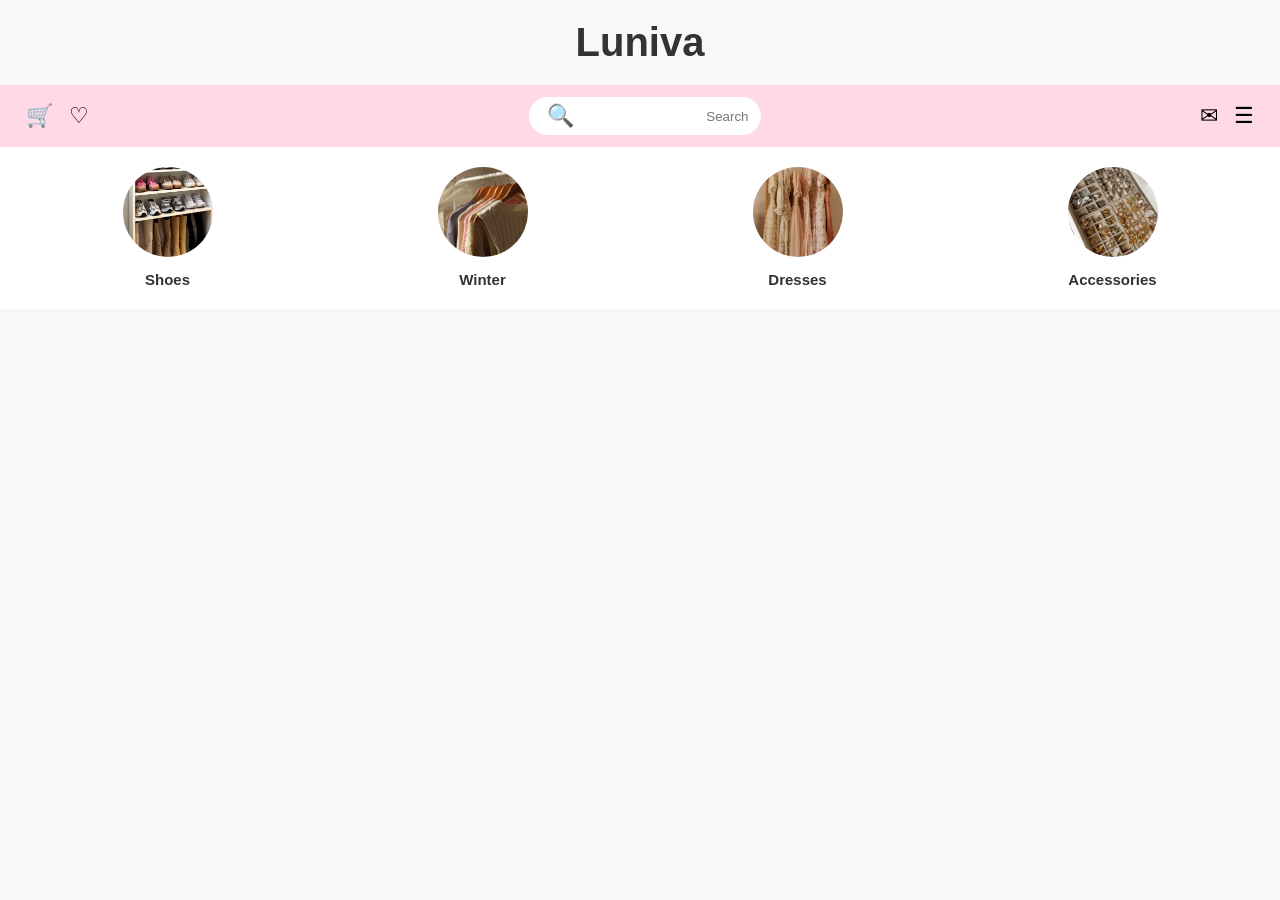
<file: index.html>
<!DOCTYPE html>
<html lang="ar" dir="rtl">

<head>
    <meta charset="UTF-8">
    <meta name="viewport" content="width=device-width, initial-scale=1.0">
    <title>Luniva</title>

    <link rel="stylesheet" href="shop.css">
</head>

<body>

    <h1 class="logo-title">Luniva</h1>

    <!-- Top Bar -->

    <header class="top-bar">

        <div class="left-icons">
            <span class="icon" id="menuBtn">☰</span>
            <span class="icon">✉</span>
        </div>

        <div class="search-box">
            <input type="text" placeholder="Search">
            <span class="icon">🔍</span>
        </div>

        <div class="right-icons">
            <span class="icon">♡</span>
            <span class="icon">🛒</span>
        </div>

    </header>

    <!-- Side Menu -->

    <div class="side-menu" id="sideMenu">

        
        <a href="dresses.html">Dresses</a>
        <a href="winter.html">Winter</a>
        <a href="shoes.html">Shoes</a>
        <a href="accessories.html">Accessories</a>

    </div>

    <!-- Categories -->

    <section class="categories">

        <div class="cat">

            <a href="accessories.html">
                <img src="image/accessory.jpg" alt="">
            </a>

            <p>
                <a href="accessories.html">Accessories</a>
            </p>

        </div>

        <div class="cat">

            <a href="dresses.html">
                <img src="image/dresses.jpg" alt="">
            </a>

            <p>
                <a href="dresses.html">Dresses</a>
            </p>

        </div>

        <div class="cat">

            <a href="winter.html">
                <img src="image/winter.jpg" alt="">
            </a>

            <p>
                <a href="winter.html">Winter</a>
            </p>

        </div>

        <div class="cat">

            <a href="shoes.html">
                <img src="image/shose.jpg" alt="">
            </a>

            <p>
                <a href="shoes.html">Shoes</a>
            </p>

        </div>

    </section>

    <script src="shop.js"></script>

</body>

</html>
</file>
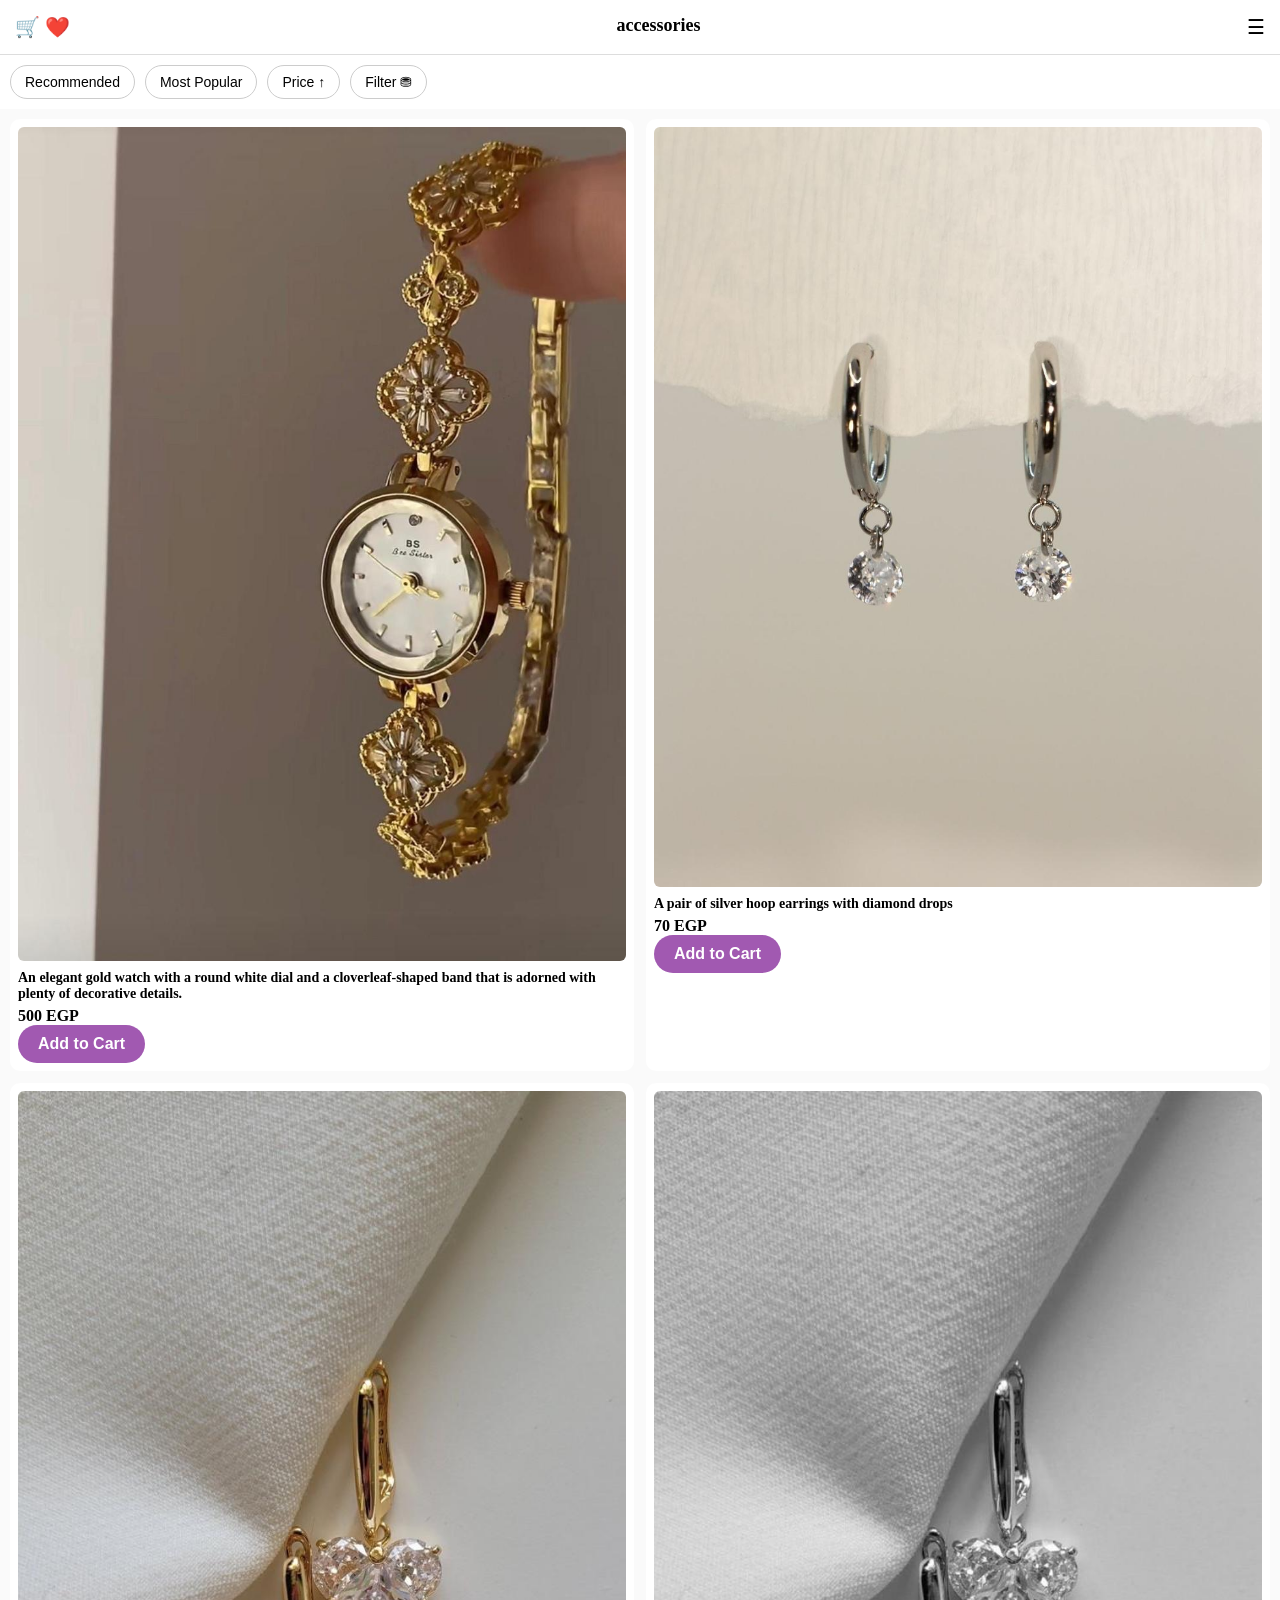
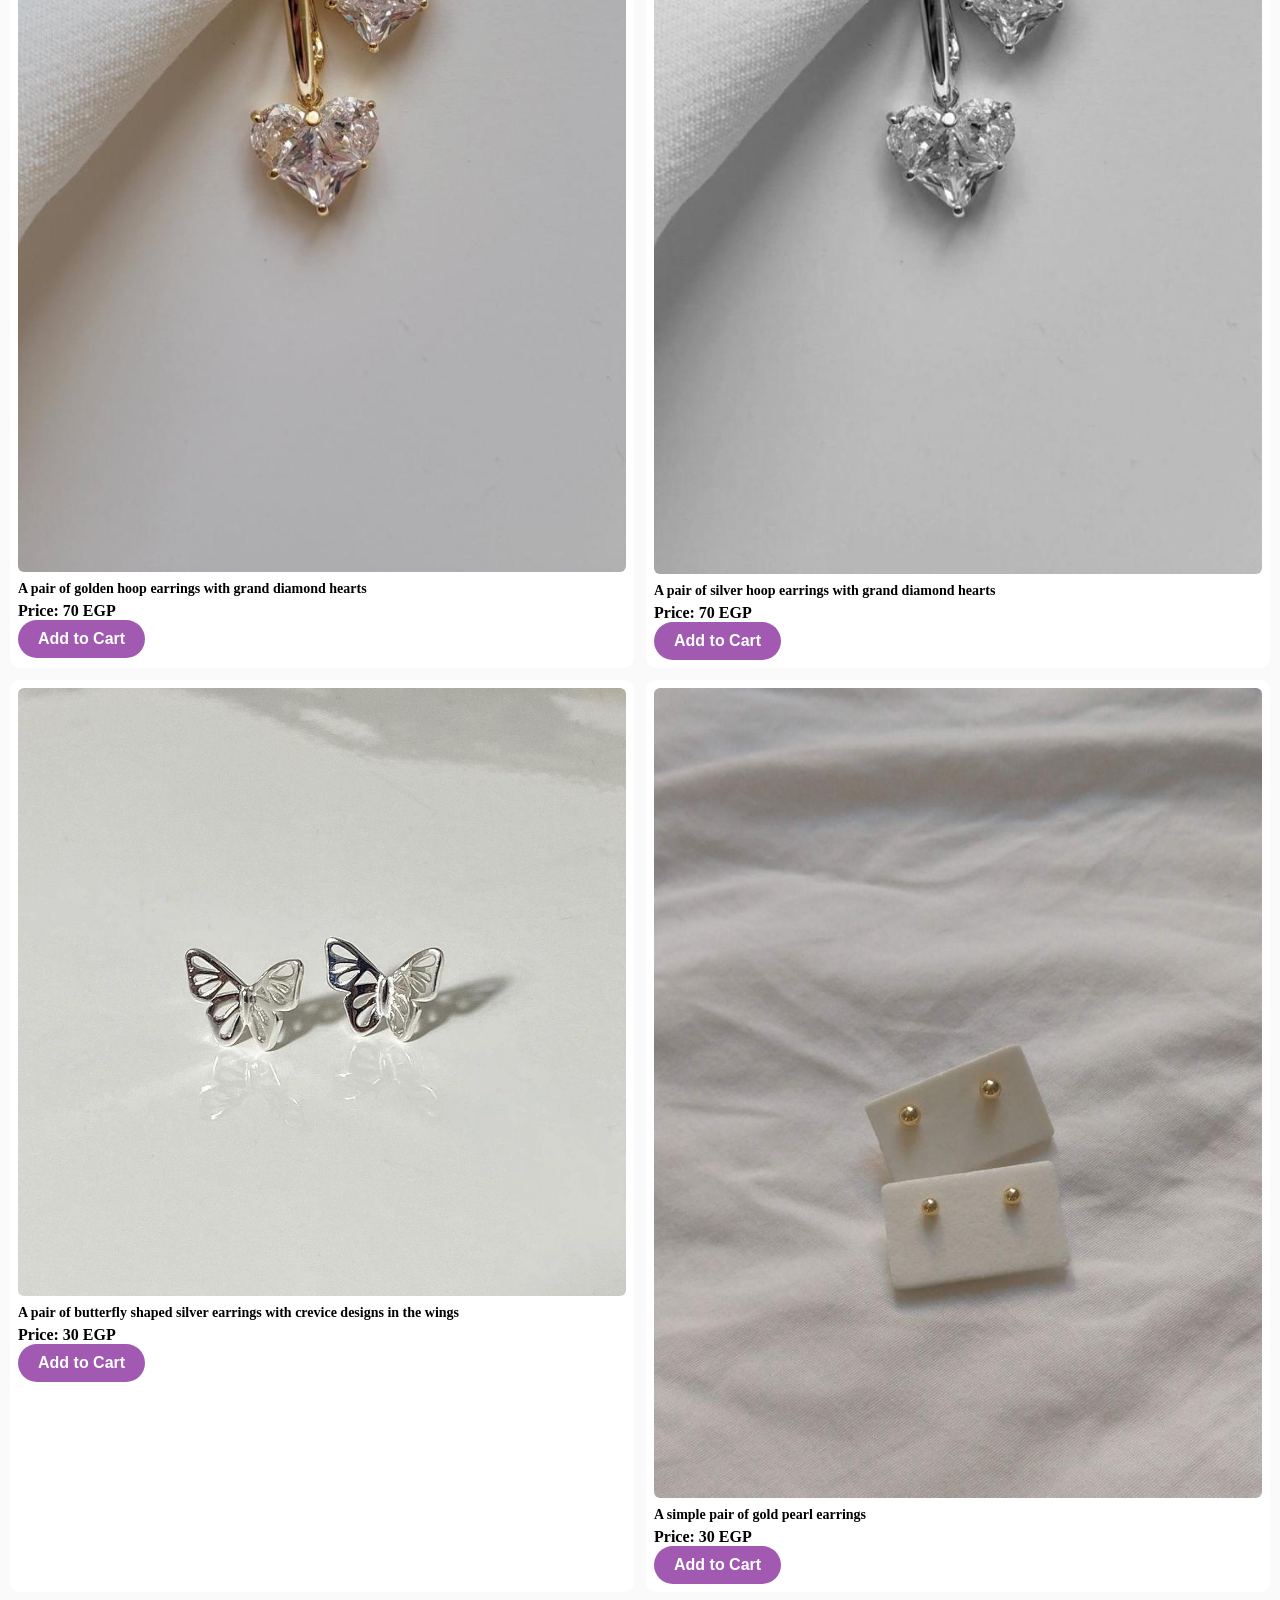
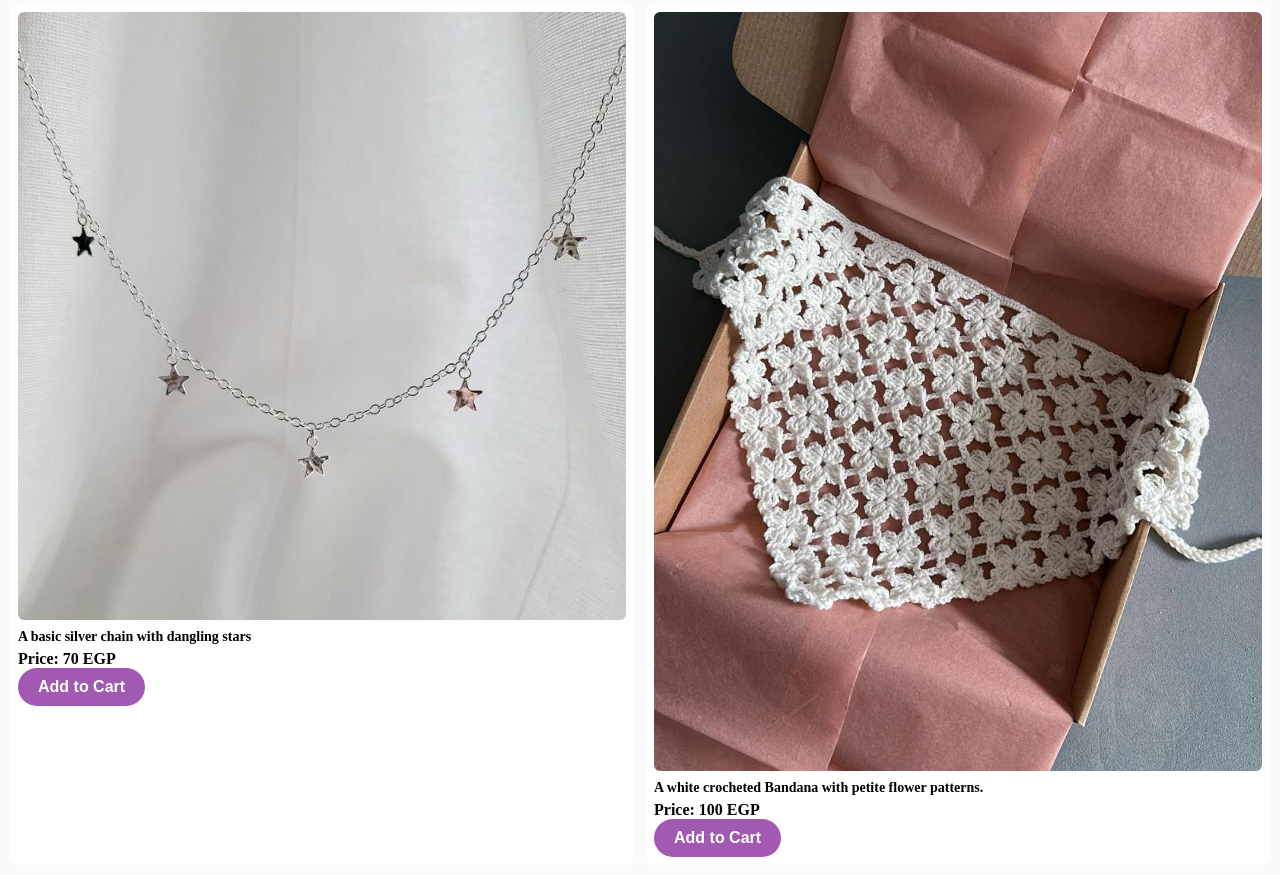
<file: accessories.html>
<!DOCTYPE html>
<html lang="en">
<head>
    <meta charset="UTF-8">
    <meta name="viewport" content="width=device-width, initial-scale=1.0">
    <title>Shop UI</title>
    <link rel="stylesheet" href="accessories.css">
</head>

<body>

    
    <header class="top-bar">
        <span class="icon" id="menuBtn">☰</span>
        <div class="title">accessories</div>
        <div class="right-icons">
            ❤️  🛒
        </div>
    </header>
    <div class="side-menu" id="sideMenu">

        <a href="index.html">Home</a>
        <a href="dresses.html">Dresses</a>
        <a href="winter.html">Winter</a>
        <a href="shoes.html">Shoes</a>
        <a href="accessories.html">Accessories</a>

    </div>

        <div class="filters">
        <button>Recommended</button>
        <button>Most Popular</button>
        <button>Price ↑</button>
        <button>Filter ⛃</button>
    </div>

        <div class="products">

        <div class="product-card">
            <img src="image/ساعة.jpg" alt="">
            <h3>An elegant gold watch with a round white dial and a cloverleaf-shaped band that is adorned with plenty of decorative details.</h3>
            <p class="price">500 EGP</p>
            <button class="add-btn">Add to Cart</button>

        </div>

        <div class="product-card">
            <img src="image/earring.jpg" alt="earring">
            <h3>A pair of silver hoop earrings with diamond drops </h3>
            <p class="price">70 EGP</p>
            <button class="add-btn">Add to Cart</button>

            
            
        </div>

        <div class="product-card">
            <img src="image/earring (2).jpg" alt="">
            <h3>A pair of golden hoop earrings with grand diamond hearts</h3>
            <p class="price">Price: 70 EGP</p>
            <button class="add-btn">Add to Cart</button>

        </div>

        <div class="product-card">
            <img src="image/earring (3).jpg" alt="">
            <h3>A pair of silver hoop earrings with grand diamond hearts </h3>
            <p class="price">Price: 70 EGP</p>
            <button class="add-btn">Add to Cart</button>

        </div>

        <div class="product-card">
            <img src="image/earring (4).jpg" alt="">
            <h3>A pair of butterfly shaped silver earrings with crevice designs in the wings</h3>
            <p class="price">Price: 30 EGP</p>
            <button class="add-btn">Add to Cart</button>

        </div>


        <div class="product-card">
            <img src="image/earring (5).jpg" alt="">
            <h3>A simple pair of gold pearl earrings</h3>
            <p class="price">Price: 30 EGP</p>
            <button class="add-btn">Add to Cart</button>

        </div>

        <div class="product-card">
            <img src="image/necklace.jpg" alt="">
            <h3>A basic silver chain with dangling stars </h3>
            <p class="price">Price: 70 EGP</p>
            <button class="add-btn">Add to Cart</button>

        </div>



        <div class="product-card">
            <img src="image/bandana.jpg" alt="">

            <h3>A white crocheted Bandana with petite flower patterns.</h3>
            <p class="price">Price: 100 EGP</p>
            
            <button class="add-btn">Add to Cart</button>

            
        </div>
    </div>
    <script src="shop.js"></script>

</body>
</html>
</file>
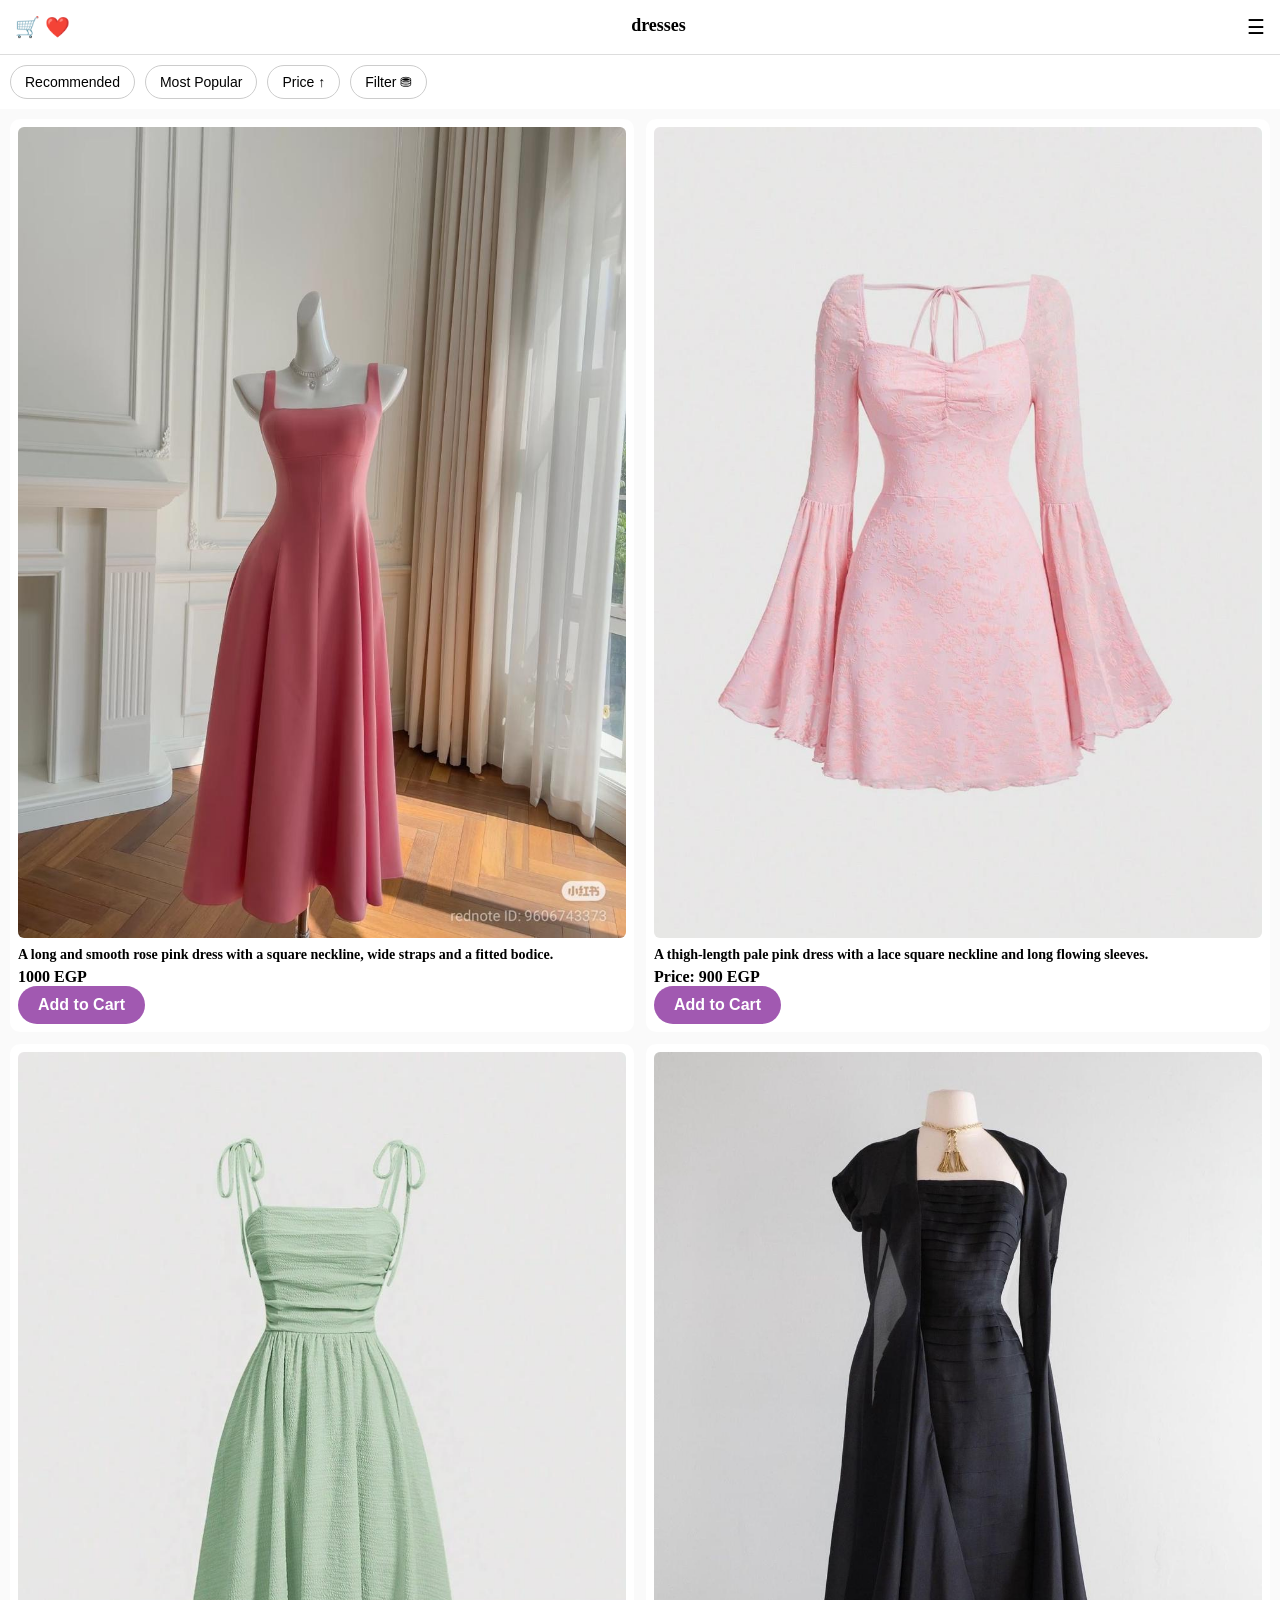
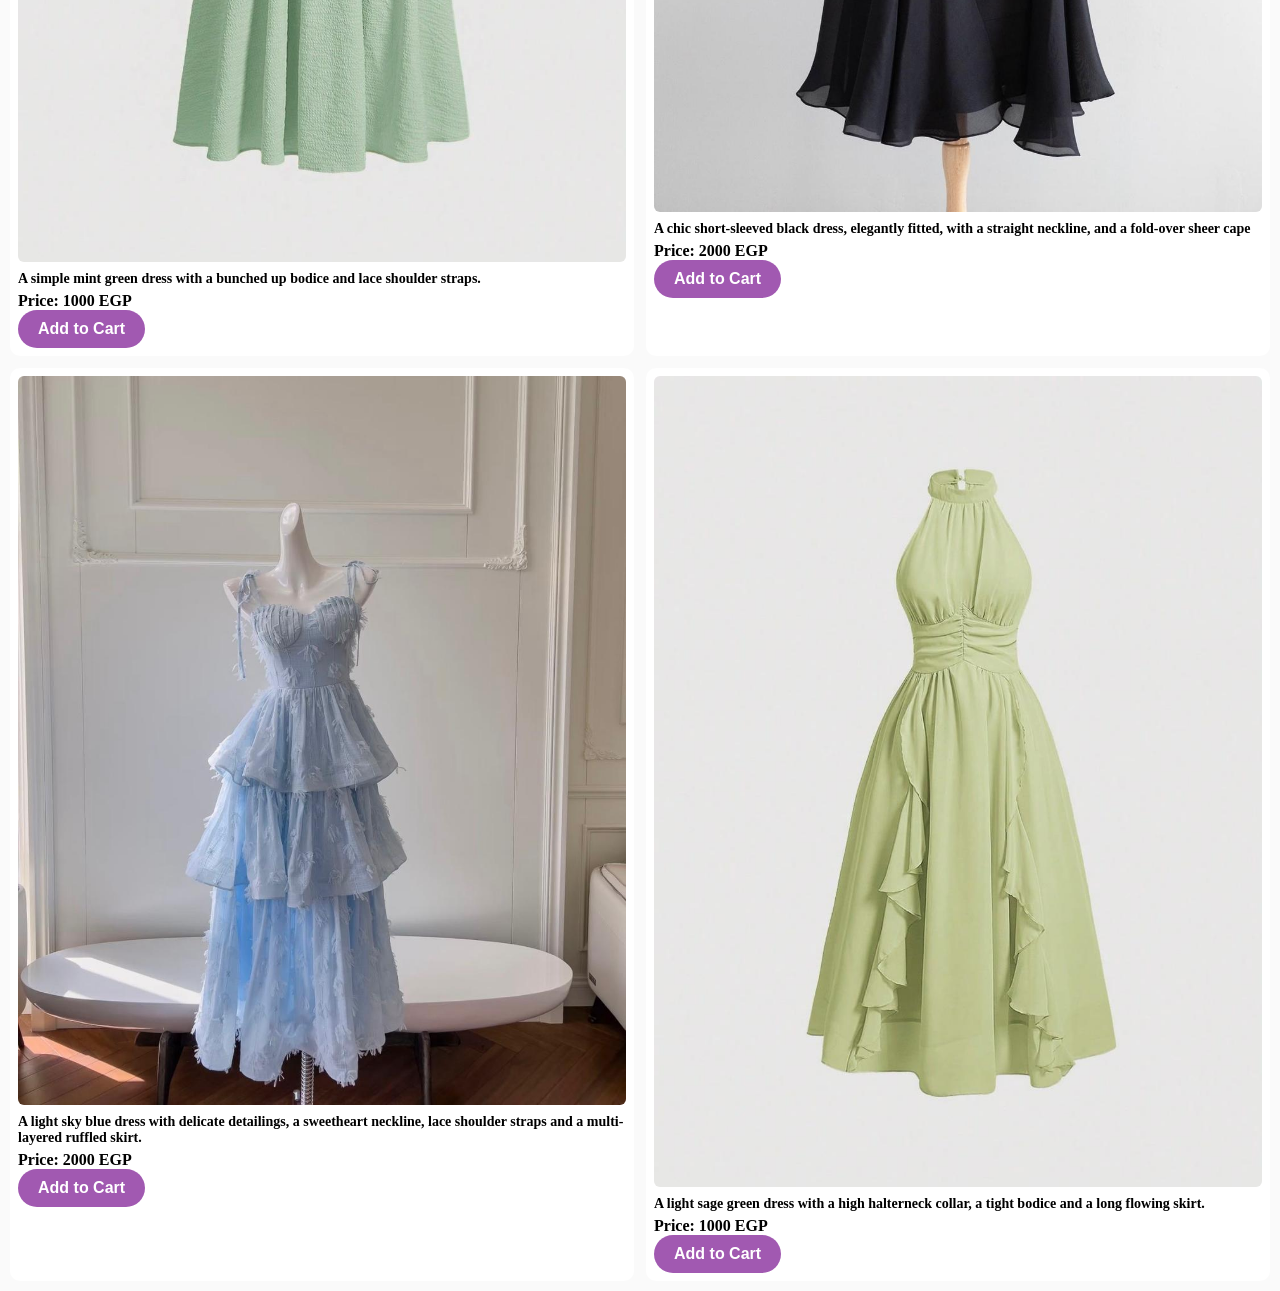
<file: dresses.html>
<!DOCTYPE html>
<html lang="en">
<head>
    <meta charset="UTF-8">
    <meta name="viewport" content="width=device-width, initial-scale=1.0">
    <title>Shop UI</title>
    <link rel="stylesheet" href="accessories.css">
</head>

<body>

    
    <header class="top-bar">
        <span class="icon" id="menuBtn">☰</span>
        <div class="title">dresses</div>
        <div class="right-icons">
            ❤️  🛒
        </div>
    </header>

    </header>
    <div class="side-menu" id="sideMenu">

        <a href="index.html">Home</a>
        <a href="dresses.html">Dresses</a>
        <a href="winter.html">Winter</a>
        <a href="shoes.html">Shoes</a>
        <a href="accessories.html">Accessories</a>

    </div>
   
    
    <div class="filters">
        <button>Recommended</button>
        <button>Most Popular</button>
        <button>Price ↑</button>
        <button>Filter ⛃</button>
    </div>

    
    <div class="products">

        <div class="product-card">
            <img src="image/dresse.jpg" alt="">
            <h3>A long and smooth rose pink dress with a square neckline, wide straps and a fitted bodice.</h3>
            <p class="price">1000 EGP</p>
            <button class="add-btn">Add to Cart</button>
        </div>

        <div class="product-card">
            <img src="image/dresse 1.jpg" alt="earring">
            <h3> A thigh-length pale pink dress with a lace square neckline and long flowing sleeves.</h3>
            <p class="price">Price: 900 EGP</p>
            <button class="add-btn">Add to Cart</button>
            
        </div>

        <div class="product-card">
            <img src="image/dresse 2.jpg" alt="">
            <h3>A simple mint green dress with a bunched up bodice and lace shoulder straps.</h3>
            <p class="price">Price: 1000 EGP</p>
            <button class="add-btn">Add to Cart</button>
        </div>

        <div class="product-card">
            <img src="image/dresse 3.jpg" alt="">
            <h3>A chic short-sleeved black dress, elegantly fitted, with a straight neckline, and a fold-over sheer cape </h3>
            <p class="price">Price: 2000 EGP</p>
            <button class="add-btn">Add to Cart</button>
        </div>

        <div class="product-card">
            <img src="image/dresses4.jpg" alt="">
            <h3>A light sky blue dress with delicate detailings, a sweetheart neckline, lace shoulder straps and a multi-layered ruffled skirt.</h3>
            <p class="price">Price: 2000 EGP</p>
            <button class="add-btn">Add to Cart</button>
        </div>


        <div class="product-card">
            <img src="image/dresse 6.jpg" alt="">
            <h3>A light sage green dress with a high halterneck collar, a tight bodice and a long flowing skirt.</h3>
            <p class="price">Price: 1000 EGP</p>
            <button class="add-btn">Add to Cart</button>
        </div>

        


    </div>
    <script src="shop.js"></script>
</body>
</html>
</file>
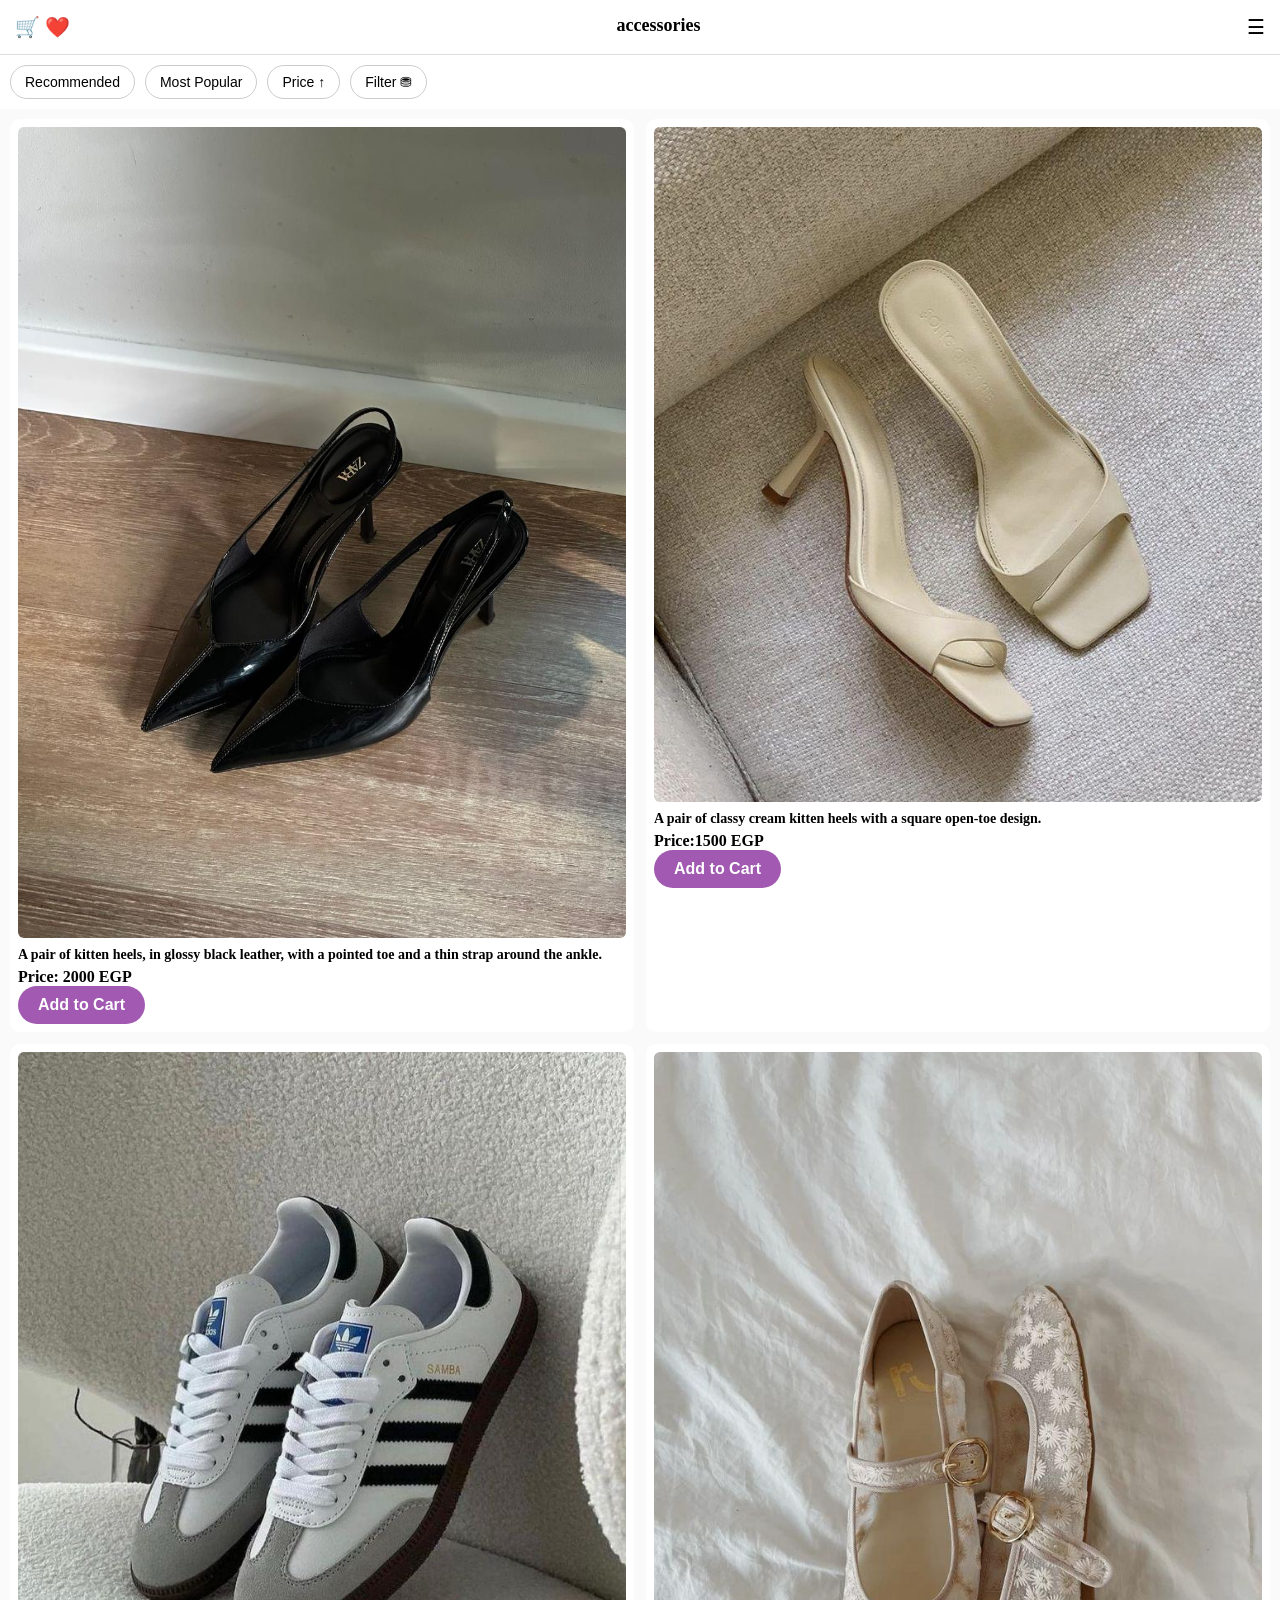
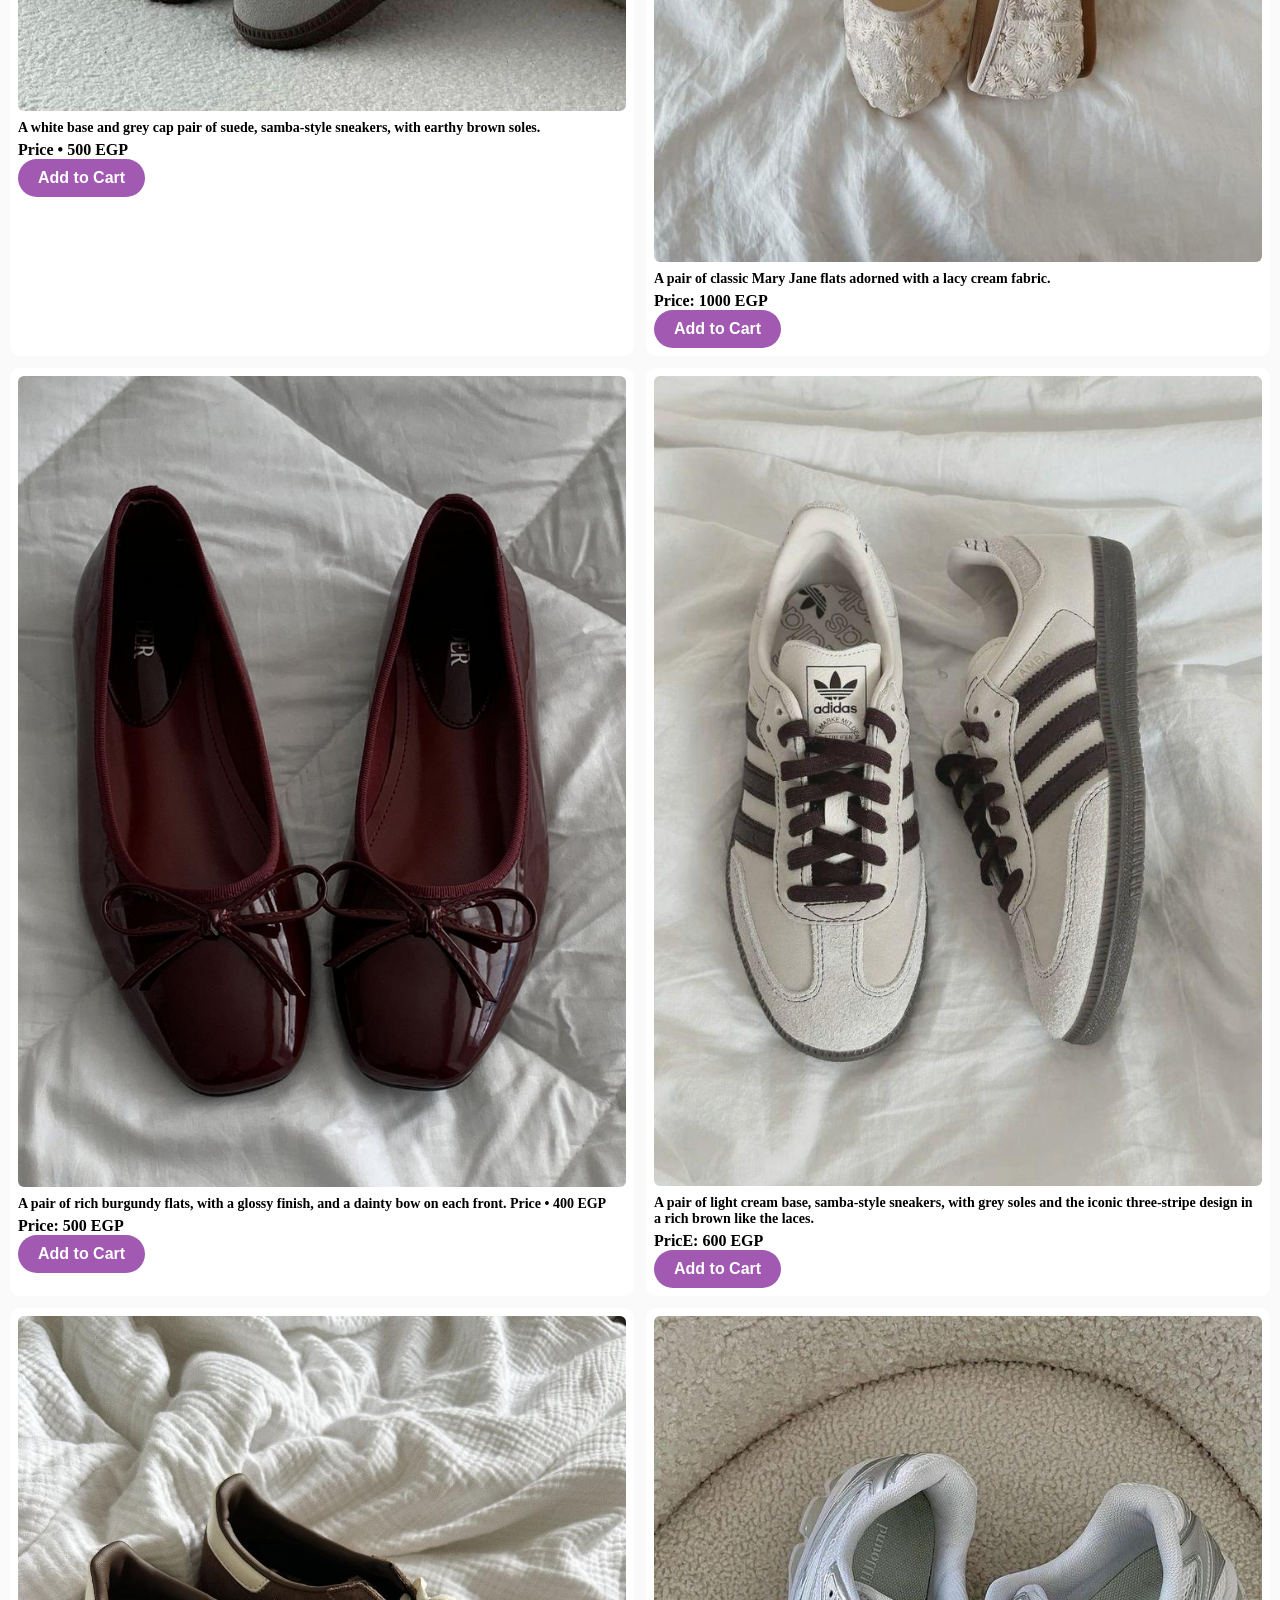
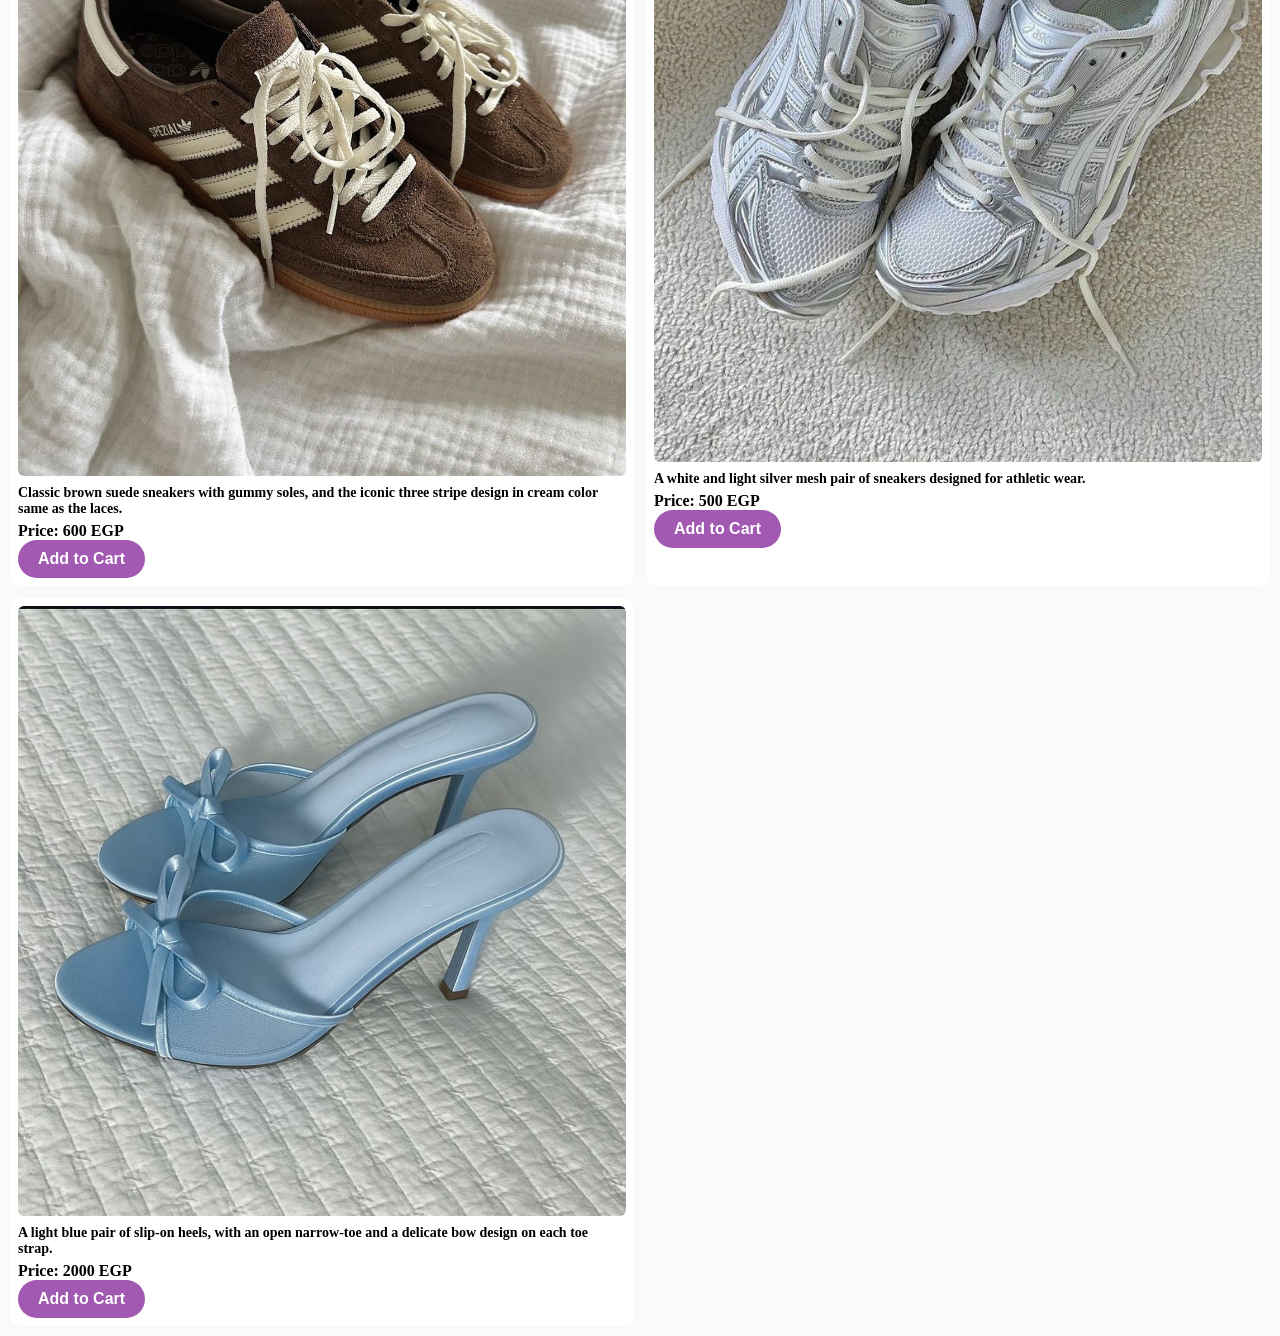
<file: shoes.html>
<!DOCTYPE html>
<html lang="en">
<head>
    <meta charset="UTF-8">
    <meta name="viewport" content="width=device-width, initial-scale=1.0">
    <title>Shop UI</title>
    <link rel="stylesheet" href="accessories.css">
</head>

<body>

    
    <header class="top-bar">
        <span class="icon" id="menuBtn">☰</span>
        <div class="title">accessories</div>
        <div class="right-icons">
            ❤️  🛒
        </div>
    </header>
    <div class="side-menu" id="sideMenu">

        <a href="index.html">Home</a>
        <a href="dresses.html">Dresses</a>
        <a href="winter.html">Winter</a>
        <a href="shoes.html">Shoes</a>
        <a href="accessories.html">Accessories</a>

    </div>

    <!-- Categories Scroll -->
   
    <!-- Filters -->
    <div class="filters">
        <button>Recommended</button>
        <button>Most Popular</button>
        <button>Price ↑</button>
        <button>Filter ⛃</button>
    </div>

    <!-- Products Grid -->
    <div class="products">

        <div class="product-card">
            <img src="image/heels.jpg" alt="">
            <h3>A pair of kitten heels, in glossy black leather, with a pointed toe and a thin strap around the ankle. </h3>
            <p class="price">Price: 2000 EGP</p>
            <button class="add-btn">Add to Cart</button>
        </div>

        <div class="product-card">
            <img src="image/heals 1.jpg" alt="earring">
            <h3>A pair of classy cream kitten heels with a square open-toe design.</h3>
            <p class="price">Price:1500 EGP</p>
            <button class="add-btn">Add to Cart</button>
            
        </div>

        <div class="product-card">
            <img src="image/shose 1.jpg" alt="">
            <h3>A white base and grey cap pair of suede, samba-style sneakers, with earthy brown soles. </h3>
            <p class="price">Price • 500 EGP</p>
            <button class="add-btn">Add to Cart</button>
        </div>

        <div class="product-card">
            <img src="image/shose 2.jpg" alt="">
            <h3>A pair of classic Mary Jane flats adorned with a lacy cream fabric.</h3>
            <p class="price">Price: 1000 EGP</p>
            <button class="add-btn">Add to Cart</button>
        </div>

        <div class="product-card">
            <img src="image/shose 4.jpg" alt="">
            <h3>A pair of rich burgundy flats, with a glossy finish, and a dainty bow on each front. 
Price • 400 EGP</h3>
            <p class="price">Price: 500 EGP</p>
            <button class="add-btn">Add to Cart</button>
        </div>


        <div class="product-card">
            <img src="image/shoes 5.jpg" alt="">
            <h3>A pair of light cream base, samba-style sneakers, with grey soles and the iconic three-stripe design in a rich brown like the laces. </h3>
            <p class="price">PricE: 600 EGP</p>
            <button class="add-btn">Add to Cart</button>
        </div>

        <div class="product-card">
            <img src="image/shoes 6.jpg" alt="">
            <h3>Classic brown suede sneakers with gummy soles, and the iconic three stripe design in cream color same as the laces. </h3>
            <p class="price"> Price: 600 EGP</p>
            <button class="add-btn">Add to Cart</button>
        </div>


         <div class="product-card">
            <img src="image/shoes 7.jpg" alt="">
            <h3>A white and light silver mesh pair of sneakers designed for athletic wear. </h3>
            <p class="price">Price: 500 EGP</p>
            <button class="add-btn">Add to Cart</button>
        </div>

        <div class="product-card">
            <img src="image/shoes 8.jpg" alt="">
            <h3>A light blue pair of slip-on heels, with an open narrow-toe and a delicate bow design on each toe strap.</h3>
            <p class="price">Price: 2000 EGP</p>
            <button class="add-btn">Add to Cart</button>
        </div>
    </div>
    <script src="shop.js"></script>

</body>
</html>
</file>
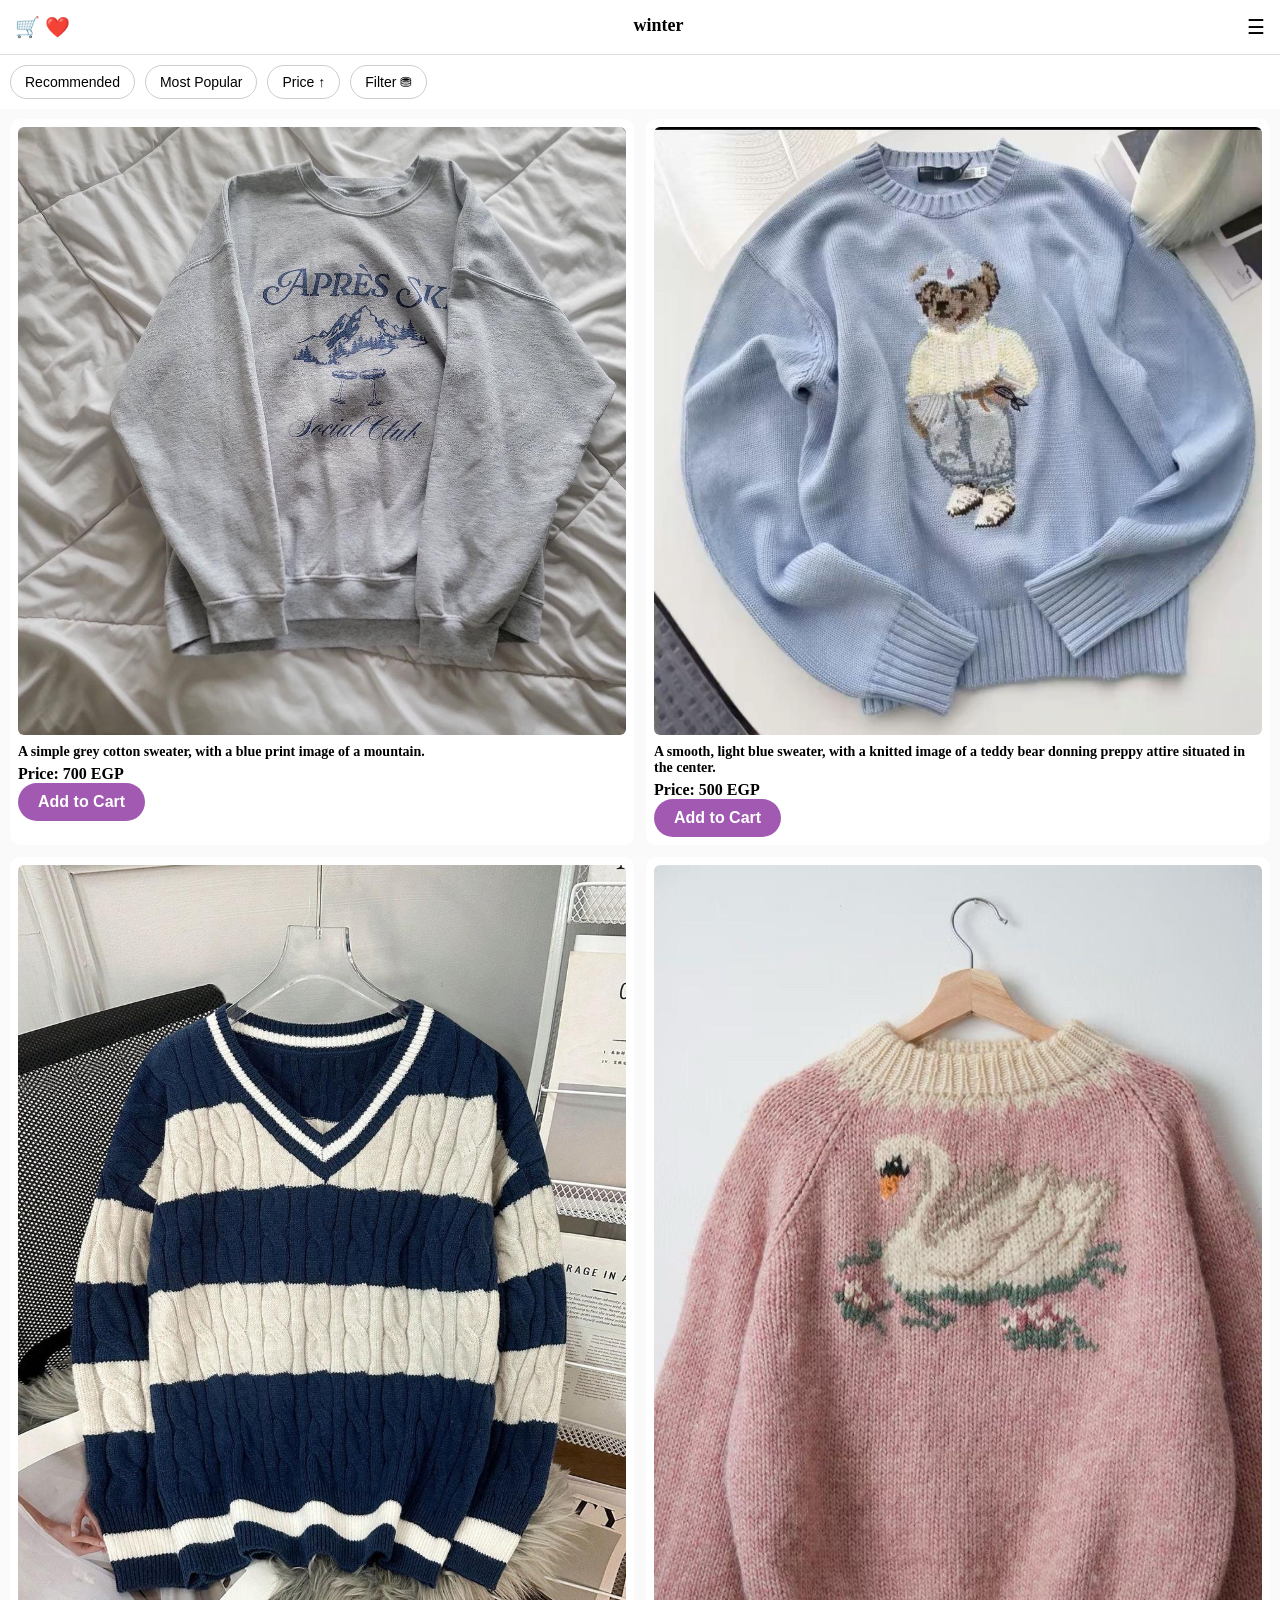
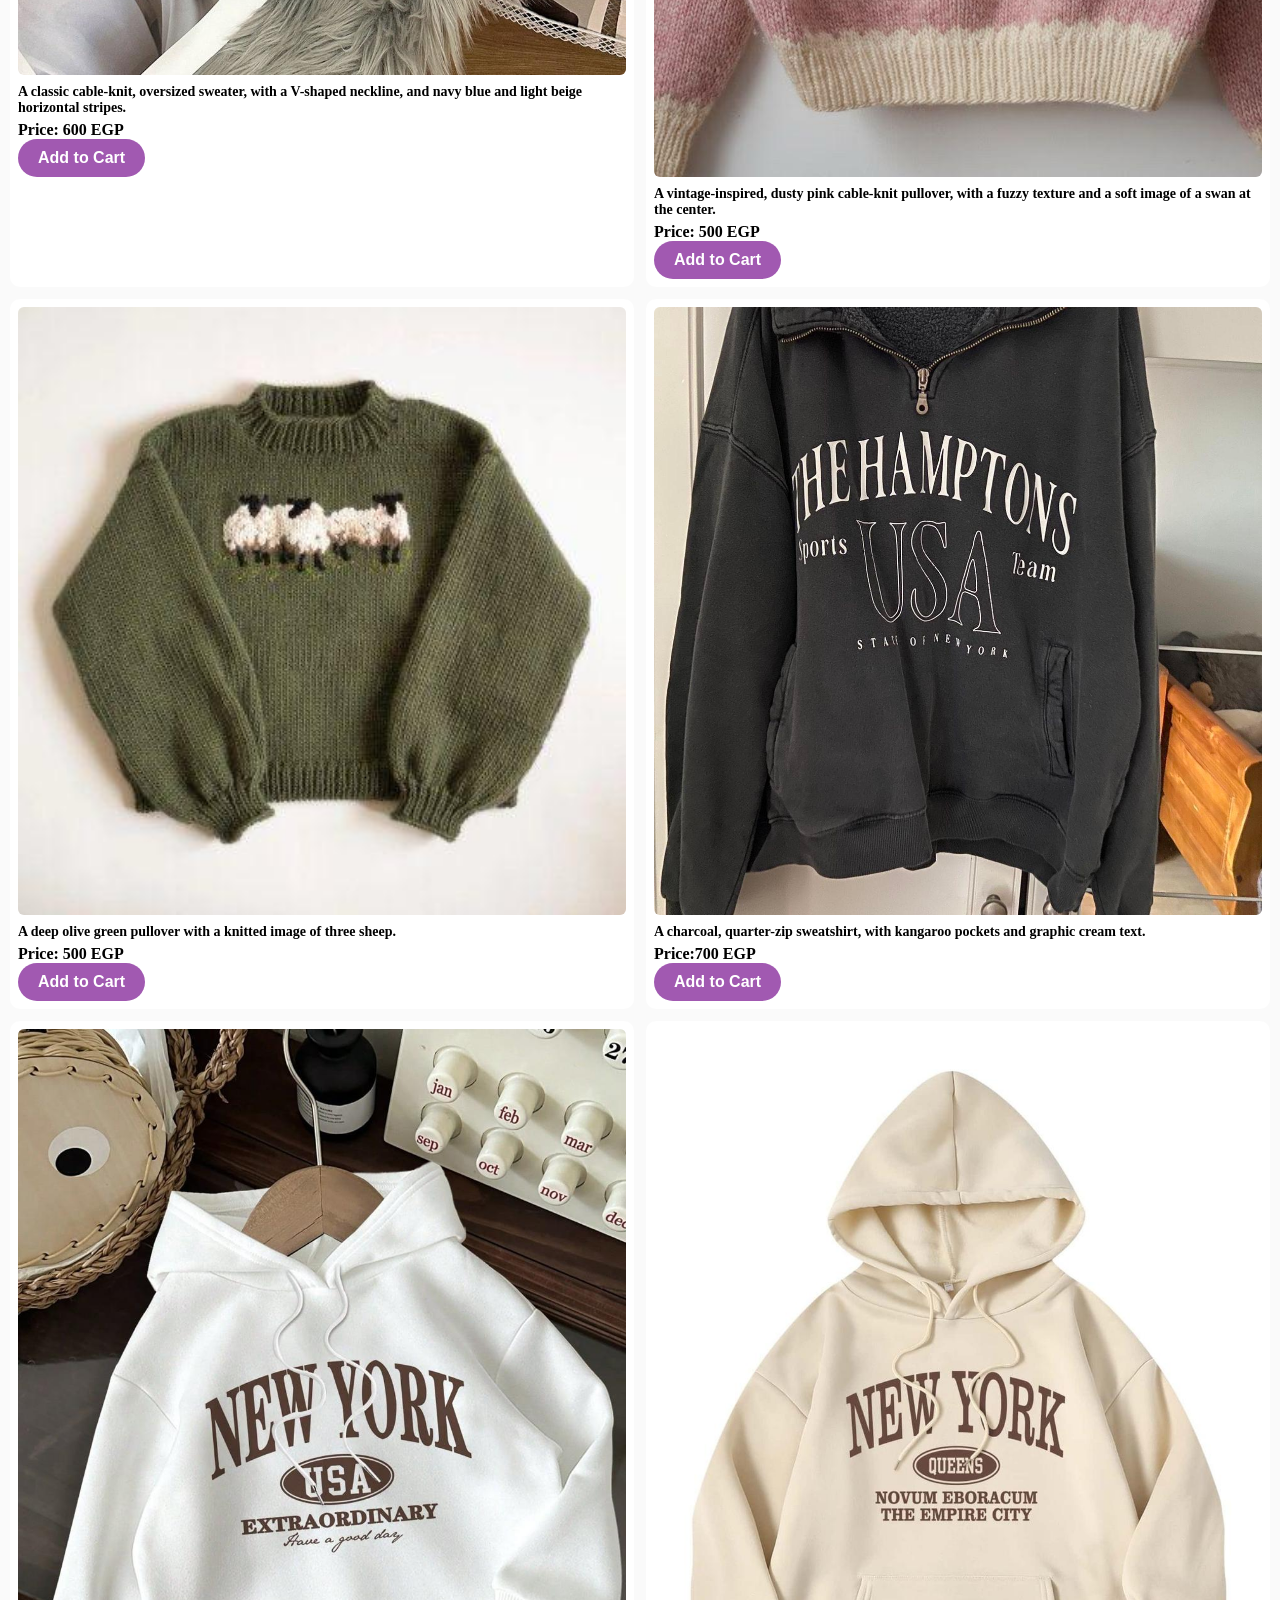
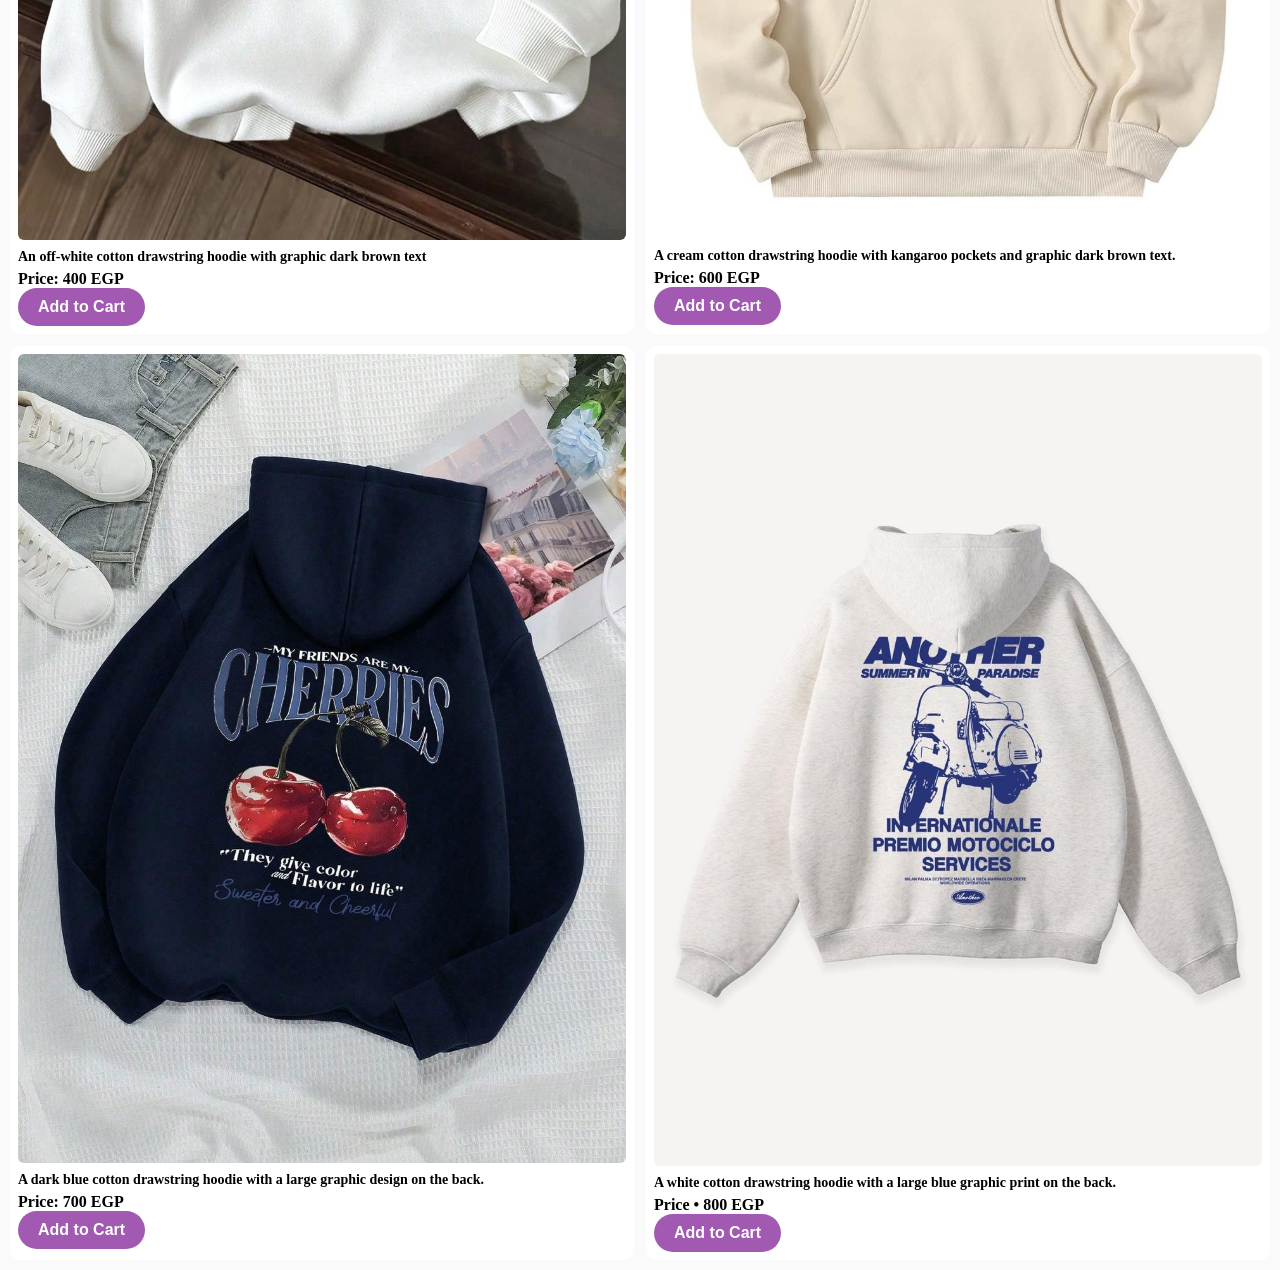
<file: winter.html>
<!DOCTYPE html>
<html lang="en">
<head>
    <meta charset="UTF-8">
    <meta name="viewport" content="width=device-width, initial-scale=1.0">
    <title>Shop UI</title>
    <link rel="stylesheet" href="accessories.css">
</head>

<body>

    
    <header class="top-bar">
        <span class="icon" id="menuBtn">☰</span>
        <div class="title">winter</div>
        <div class="right-icons">
            ❤️  🛒
        </div>
    </header>
    <div class="side-menu" id="sideMenu">

        <a href="index.html">Home</a>
        <a href="dresses.html">Dresses</a>
        <a href="winter.html">Winter</a>
        <a href="shoes.html">Shoes</a>
        <a href="accessories.html">Accessories</a>

    </div>
    
    <div class="filters">
        <button>Recommended</button>
        <button>Most Popular</button>
        <button>Price ↑</button>
        <button>Filter ⛃</button>
    </div>

    
    <div class="products">

        <div class="product-card">
            <img src="image/shirt.jpg" alt="">
            <h3>A simple grey cotton sweater, with a blue print image of a mountain. </h3>
            <p class="price">Price: 700 EGP</p>
            <button class="add-btn">Add to Cart</button>

        </div>

        <div class="product-card">
            <img src="image/shirt1.jpg" alt="earring">
            <h3> A smooth, light blue sweater, with a knitted image of a teddy bear donning preppy attire situated in the center. </h3>
            <p class="price">Price: 500 EGP</p>
            <button class="add-btn">Add to Cart</button>
            
            
        </div>

        

        <div class="product-card">
            <img src="image/shirt3.jpg" alt="">
            <h3>A classic cable-knit, oversized sweater, with a V-shaped neckline, and navy blue and light beige horizontal stripes. </h3>
            <p class="price">Price: 600 EGP</p>
            <button class="add-btn">Add to Cart</button>

        </div>

        <div class="product-card">
            <img src="image/shirt 5.jpg" alt="">
            <h3>A vintage-inspired, dusty pink cable-knit pullover, with a fuzzy texture and a soft image of a swan at the center.  </h3>
            <p class="price">Price: 500 EGP</p>
            <button class="add-btn">Add to Cart</button>

        </div>


        <div class="product-card">
            <img src="image/shirt4.jpg" alt="">
            <h3>A deep olive green pullover with a knitted image of three sheep. </h3>
            <p class="price">Price: 500 EGP</p>
            <button class="add-btn">Add to Cart</button>

        </div>

        <div class="product-card">
            <img src="image/hoodies.jpg" alt="">
            <h3>A charcoal, quarter-zip sweatshirt, with kangaroo pockets and graphic cream text. </h3>
            <p class="price">Price:700 EGP</p>
            <button class="add-btn">Add to Cart</button>

        </div>

        <div class="product-card">
            <img src="image/hoodies1.jpg" alt="">
            <h3>An off-white cotton drawstring hoodie with graphic dark brown text</h3>
            <p class="price">Price: 400 EGP</p>
            <button class="add-btn">Add to Cart</button>

        </div>

        <div class="product-card">
            <img src="image/hoodies2.jpg" alt="">
            <h3>A cream cotton drawstring hoodie with kangaroo pockets and graphic dark brown text.</h3>
            <p class="price">Price: 600 EGP</p>
            <button class="add-btn">Add to Cart</button>

        </div>


        <div class="product-card">
            <img src="image/hoodies3.jpg" alt="">
            <h3>A dark blue cotton drawstring hoodie with a large graphic design on the back. </h3>
            <p class="price">Price: 700 EGP</p>
            <button class="add-btn">Add to Cart</button>

        </div>

        <div class="product-card">
            <img src="image/hoodies4.jpg" alt="">
            <h3>A white cotton drawstring hoodie with a large blue graphic print on the back. </h3>
            <p class="price">Price • 800 EGP</p>
            <button class="add-btn">Add to Cart</button>

        </div>
        


    </div>
    <script src="shop.js"></script>
      

</body>
</html>
</file>
<file: shop.css>
*{
    margin:0;
    padding:0;
    box-sizing:border-box;
}

body{
    background:#f8f8f8;
    font-family:Arial;
}



.logo-title{
    text-align:center;
    margin:20px 0;
    font-size:40px;
    color:#333;
}



.top-bar{
    background:#ffd9e6;
    padding:12px 20px;
    display:flex;
    justify-content:space-between;
    align-items:center;
}

.icon{
    font-size:22px;
    margin:0 6px;
    cursor:pointer;
}



.search-box{
    background:white;
    padding:6px 12px;
    border-radius:20px;
    display:flex;
    align-items:center;
}

.search-box input{
    border:none;
    outline:none;
    background:transparent;
}

/* Categories */

.categories{
    display:grid;
    grid-template-columns:repeat(4,1fr);
    gap:20px;
    padding:20px;
    background:white;
}

.cat{
    text-align:center;
}

.cat img{
    width:90px;
    height:90px;
    border-radius:50%;
    object-fit:cover;
    transition:0.3s;
}

.cat img:hover{
    transform:scale(1.1);
}

.cat a{
    text-decoration:none;
    color:#333;
    font-size:15px;
    font-weight:bold;
}

.cat p{
    margin-top:10px;
}



.side-menu{
    position:fixed;
    top:0;
    right:-250px;
    width:250px;
    height:100%;
    background:#111;
    padding-top:60px;
    transition:0.4s;
    z-index:1000;
}

.side-menu a{
    display:block;
    color:white;
    text-decoration:none;
    padding:15px 25px;
    font-size:18px;
}

.side-menu a:hover{
    background:#333;
}


.side-menu.active{
    right:0;
}


@media(max-width:768px){

    .categories{
        grid-template-columns:repeat(2,1fr);
    }

}
</file>
<file: accessories.css>
* {
    margin: 0;
    padding: 0;
    box-sizing: border-box;
}
.side-menu{
    position:fixed;
    top:0;
    right:-250px;
    width:250px;
    height:100%;
    background:#111;
    padding-top:60px;
    transition:0.4s;
    z-index:1000;
}

.side-menu a{
    display:block;
    color:white;
    text-decoration:none;
    padding:15px 25px;
    font-size:18px;
}

.side-menu a:hover{
    background:#333;
}

/* Open Menu */

.side-menu.active{
    right:0;
}
body {
    background: #fafafa;
}

.top-bar {
    display: flex;
    justify-content: space-between;
    padding: 15px;
    background: #fff;
    font-size: 20px;
    border-bottom: 1px solid #ddd;
    direction: rtl;
}

.title {
    font-size: 18px;
    font-weight: bold;
}

.categories {
    display: flex;
    overflow-x: auto;
    padding: 10px;
    background: #fff;
}



.filters {
    display: flex;
    overflow-x: auto;
    gap: 10px;
    padding: 10px;
    background: white;
}

.filters button {
    padding: 8px 14px;
    border: 1px solid #ccc;
    border-radius: 20px;
    background: #fff;
    font-size: 14px;
}


.products {
    padding: 10px;
    display: grid;
    grid-template-columns: repeat(2, 1fr);
    gap: 12px;
}

.product-card {
    background: #fff;
    padding: 8px;
    border-radius: 10px;
    overflow: hidden;
    
    
}

.product-card img {
    width: 100%;
    border-radius: 6px;

}

.product-card h3 {
    font-size: 14px;
    margin: 5px 0;
}

.price {
    color: black;
    font-weight: bold;
    font-size: 16px;
}

.add-btn {
  background-color: hsl(289, 36%, 52%);  
  color: #fff;                
  padding: 10px 20px;
  border: none;               
  border-radius: 20px;          
  font-size: 16px;
  font-weight: 600;
  display: flex;
  gap: 20px;
  
}

.add-btn:hover {
  background-color: hsl(299, 72%, 50%);   
}
</file>
